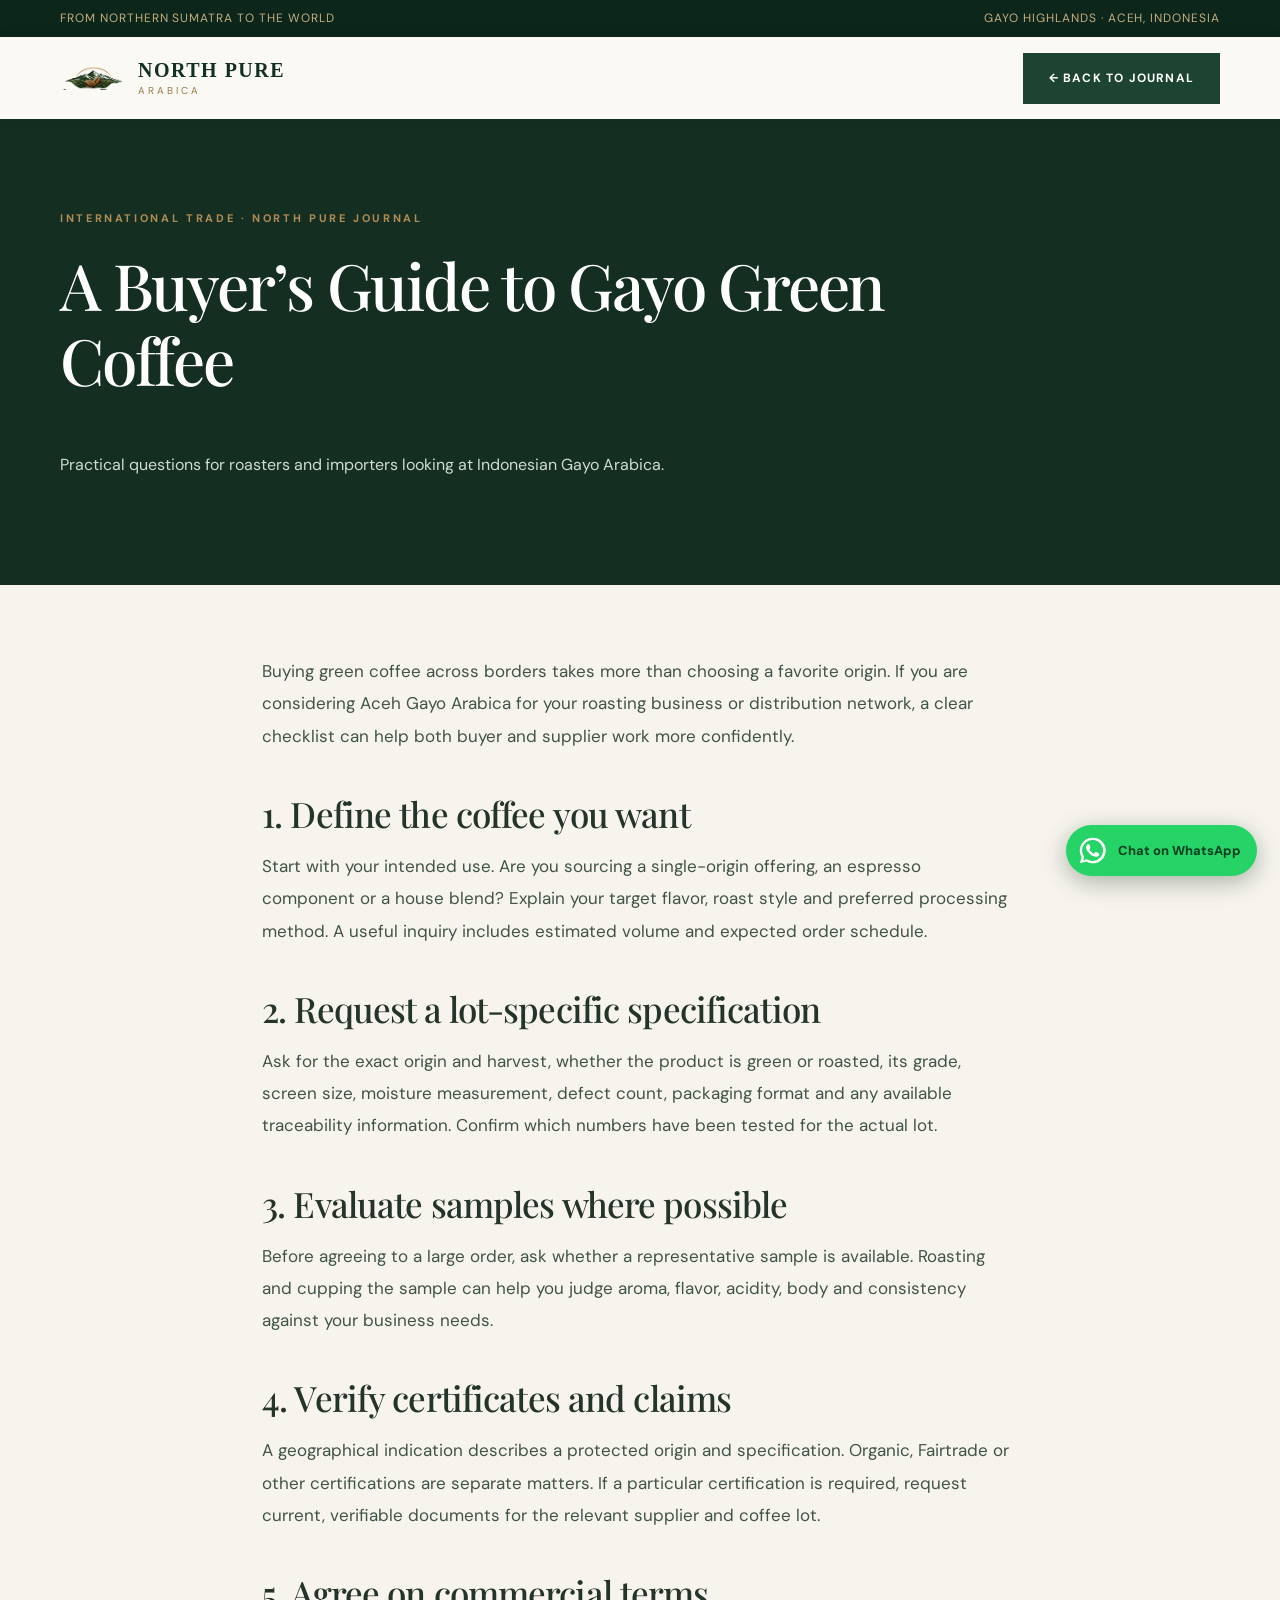
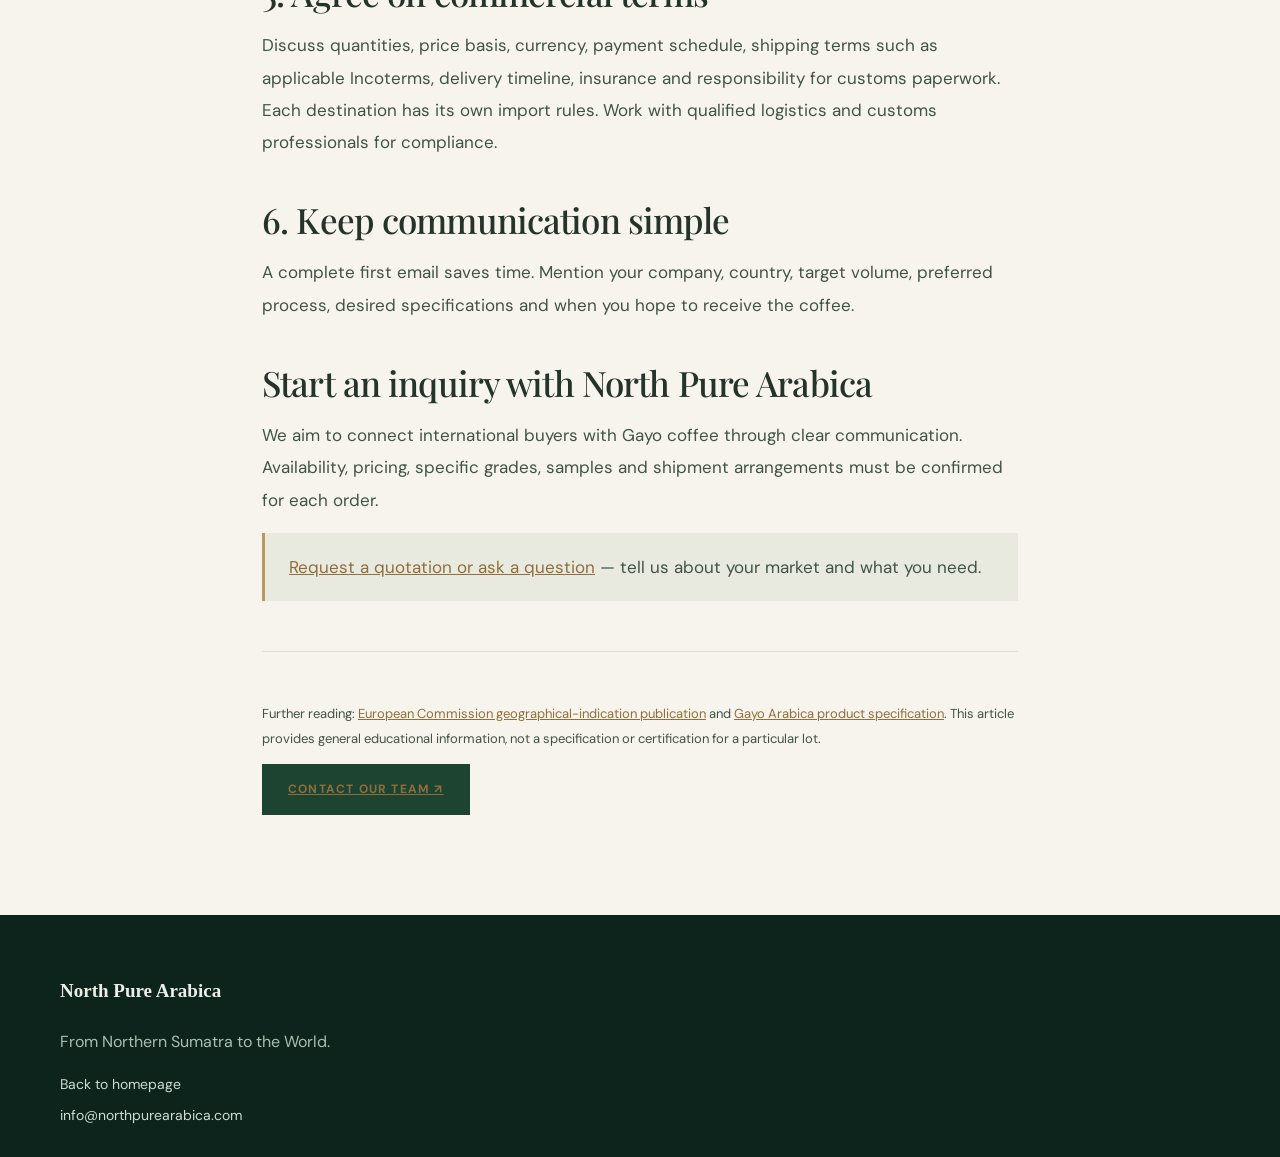
<file: articles/buying-gayo-green-coffee.html>
<!DOCTYPE html>
<html lang="en"><head><meta charset="utf-8"/><meta content="width=device-width,initial-scale=1" name="viewport"/><title>Buying Gayo Green Coffee Beans: Importer Guide | North Pure Arabica</title><meta content="A practical guide for importers and roasters buying Gayo Arabica green coffee beans: origin, processing, moisture, defects, samples and shipping questions." name="description"/><link href="../assets/style.css" rel="stylesheet"/><link href="../assets/brand-emblem.png" rel="icon"/><link href="https://northpurearabica.com/articles/buying-gayo-green-coffee.html" rel="canonical"/><meta content="article" property="og:type"/><meta content="North Pure Arabica" property="og:site_name"/><meta content="Buying Gayo Green Coffee Beans: Importer Guide | North Pure Arabica" property="og:title"/><meta content="A practical guide for importers and roasters buying Gayo Arabica green coffee beans: origin, processing, moisture, defects, samples and shipping questions." property="og:description"/><meta content="https://northpurearabica.com/articles/buying-gayo-green-coffee.html" property="og:url"/><meta content="en_US" property="og:locale"/><meta content="summary" name="twitter:card"/><meta content="Buying Gayo Green Coffee Beans: Importer Guide | North Pure Arabica" name="twitter:title"/><meta content="A practical guide for importers and roasters buying Gayo Arabica green coffee beans: origin, processing, moisture, defects, samples and shipping questions." name="twitter:description"/><script type="application/ld+json">{"@context":"https://schema.org","@type":"Article","headline":"A Buyer’s Guide to Gayo Green Coffee","description":"A practical guide for importers and roasters buying Gayo Arabica green coffee beans: origin, processing, moisture, defects, samples and shipping questions.","mainEntityOfPage":{"@type":"WebPage","@id":"https://northpurearabica.com/articles/buying-gayo-green-coffee.html"},"publisher":{"@type":"Organization","name":"North Pure Arabica","url":"https://northpurearabica.com/"},"inLanguage":"en"}</script></head><body><div class="topbar"><div class="container"><span>FROM NORTHERN SUMATRA TO THE WORLD</span><span>GAYO HIGHLANDS · ACEH, INDONESIA</span></div></div><header class="nav"><div class="container nav-inner"><a class="brand" href="../index.html"><img alt="North Pure Arabica emblem" loading="lazy" src="../assets/brand-emblem.png"/><span><strong>NORTH PURE</strong><small>ARABICA</small></span></a><a class="btn btn-dark" href="../index.html#journal">← Back to Journal</a></div></header><main><section class="article-hero"><div class="container"><span class="eyebrow">International Trade · North Pure Journal</span><h1>A Buyer’s Guide to Gayo Green Coffee</h1><p>Practical questions for roasters and importers looking at Indonesian Gayo Arabica.</p></div></section><article class="article-content"><p>Buying green coffee across borders takes more than choosing a favorite origin. If you are considering Aceh Gayo Arabica for your roasting business or distribution network, a clear checklist can help both buyer and supplier work more confidently.</p><h2>1. Define the coffee you want</h2><p>Start with your intended use. Are you sourcing a single-origin offering, an espresso component or a house blend? Explain your target flavor, roast style and preferred processing method. A useful inquiry includes estimated volume and expected order schedule.</p><h2>2. Request a lot-specific specification</h2><p>Ask for the exact origin and harvest, whether the product is green or roasted, its grade, screen size, moisture measurement, defect count, packaging format and any available traceability information. Confirm which numbers have been tested for the actual lot.</p><h2>3. Evaluate samples where possible</h2><p>Before agreeing to a large order, ask whether a representative sample is available. Roasting and cupping the sample can help you judge aroma, flavor, acidity, body and consistency against your business needs.</p><h2>4. Verify certificates and claims</h2><p>A geographical indication describes a protected origin and specification. Organic, Fairtrade or other certifications are separate matters. If a particular certification is required, request current, verifiable documents for the relevant supplier and coffee lot.</p><h2>5. Agree on commercial terms</h2><p>Discuss quantities, price basis, currency, payment schedule, shipping terms such as applicable Incoterms, delivery timeline, insurance and responsibility for customs paperwork. Each destination has its own import rules. Work with qualified logistics and customs professionals for compliance.</p><h2>6. Keep communication simple</h2><p>A complete first email saves time. Mention your company, country, target volume, preferred process, desired specifications and when you hope to receive the coffee.</p><h2>Start an inquiry with North Pure Arabica</h2><p>We aim to connect international buyers with Gayo coffee through clear communication. Availability, pricing, specific grades, samples and shipment arrangements must be confirmed for each order.</p><p class="note"><a href="../index.html#contact">Request a quotation or ask a question</a> — tell us about your market and what you need.</p><hr style="border:0;border-top:1px solid #ddd;margin:50px 0"/><p class="small">Further reading: <a href="https://eur-lex.europa.eu/legal-content/EN/TXT/?uri=CELEX%3A52016XC1101%2803%29" rel="noopener" target="_blank">European Commission geographical-indication publication</a> and <a href="https://www.gayoarabicacoffee.or.id/files/Book%20of%20Specifications%20Kopi%20Arabika%20Gayo%20EN.pdf" rel="noopener" target="_blank">Gayo Arabica product specification</a>. This article provides general educational information, not a specification or certification for a particular lot.</p><a class="btn btn-dark" href="../index.html#contact">Contact our team ↗</a></article></main><footer class="footer"><div class="container"><h4>North Pure Arabica</h4><p>From Northern Sumatra to the World.</p><a href="../index.html">Back to homepage</a><a href="mailto:info@northpurearabica.com">info@northpurearabica.com</a></div></footer><a aria-label="Chat with North Pure Arabica on WhatsApp" class="whatsapp-float" href="https://wa.me/6285806281008?text=Hello%20North%20Pure%20Arabica%2C%20I%20am%20interested%20in%20your%20Gayo%20Arabica%20coffee.%20Could%20you%20share%20more%20information%3F" rel="noopener noreferrer" target="_blank" title="Chat with us on WhatsApp"><svg aria-hidden="true" viewbox="0 0 32 32"><path d="M16 .8A15.1 15.1 0 0 0 3.1 23.6L1 31l7.6-2A15.2 15.2 0 1 0 16 .8Zm0 27.5a12.2 12.2 0 0 1-6.2-1.7l-.4-.2-4.5 1.2 1.2-4.3-.3-.4A12.4 12.4 0 1 1 16 28.3Zm6.8-9.3c-.4-.2-2.2-1.1-2.6-1.2-.3-.1-.6-.2-.8.2-.3.4-1 1.2-1.2 1.4-.2.2-.4.3-.8.1-.4-.2-1.6-.6-3-1.9-1.1-1-1.8-2.2-2-2.6-.2-.4 0-.6.2-.8.2-.2.4-.5.6-.7.2-.2.3-.4.4-.7.1-.2 0-.5 0-.7l-1.2-2.8c-.3-.7-.6-.6-.8-.6h-.7c-.3 0-.7.1-1.1.5-.4.4-1.4 1.4-1.4 3.3s1.4 3.7 1.6 4c.2.3 2.8 4.3 6.8 6 .9.4 1.6.6 2.1.7.9.3 1.7.3 2.4.2.7-.1 2.2-.9 2.5-1.8.3-.9.3-1.7.2-1.8-.1-.2-.3-.3-.7-.5Z"></path></svg><span class="whatsapp-label">Chat on WhatsApp</span></a></body></html>
</file>
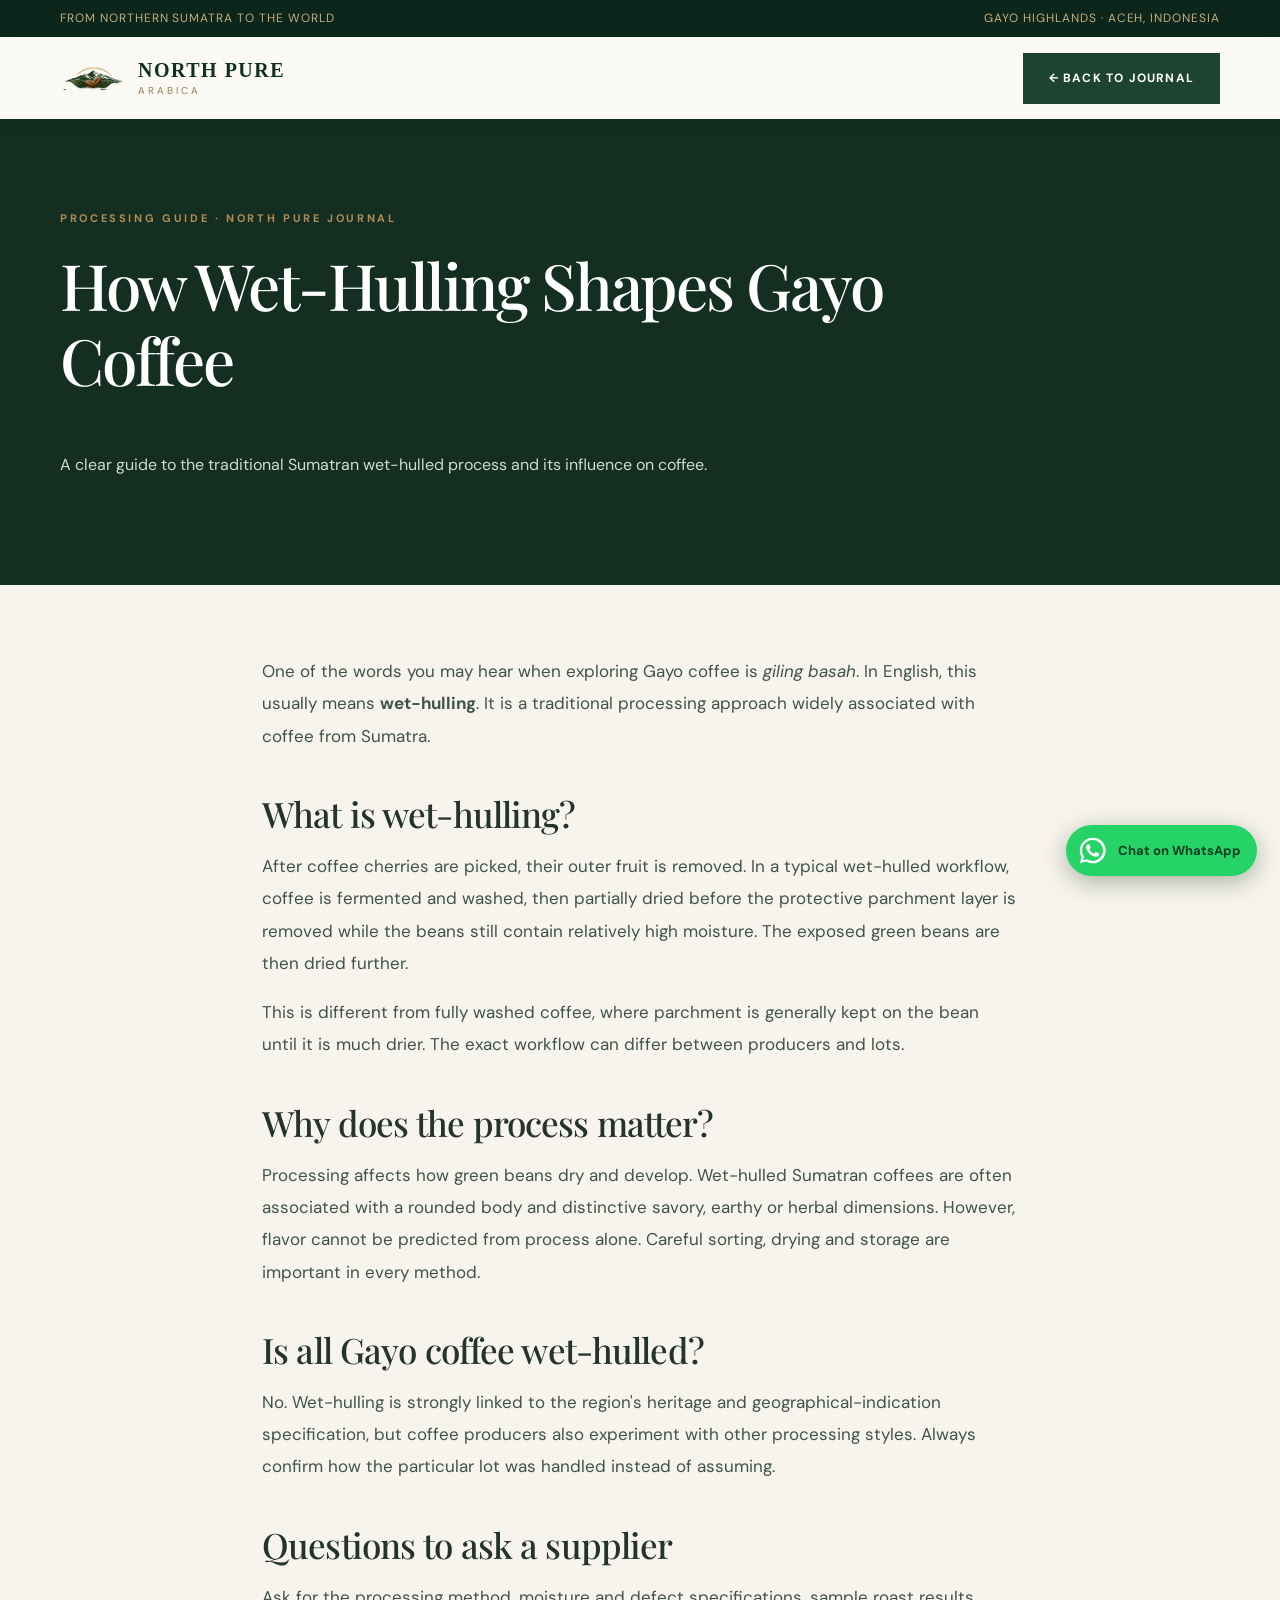
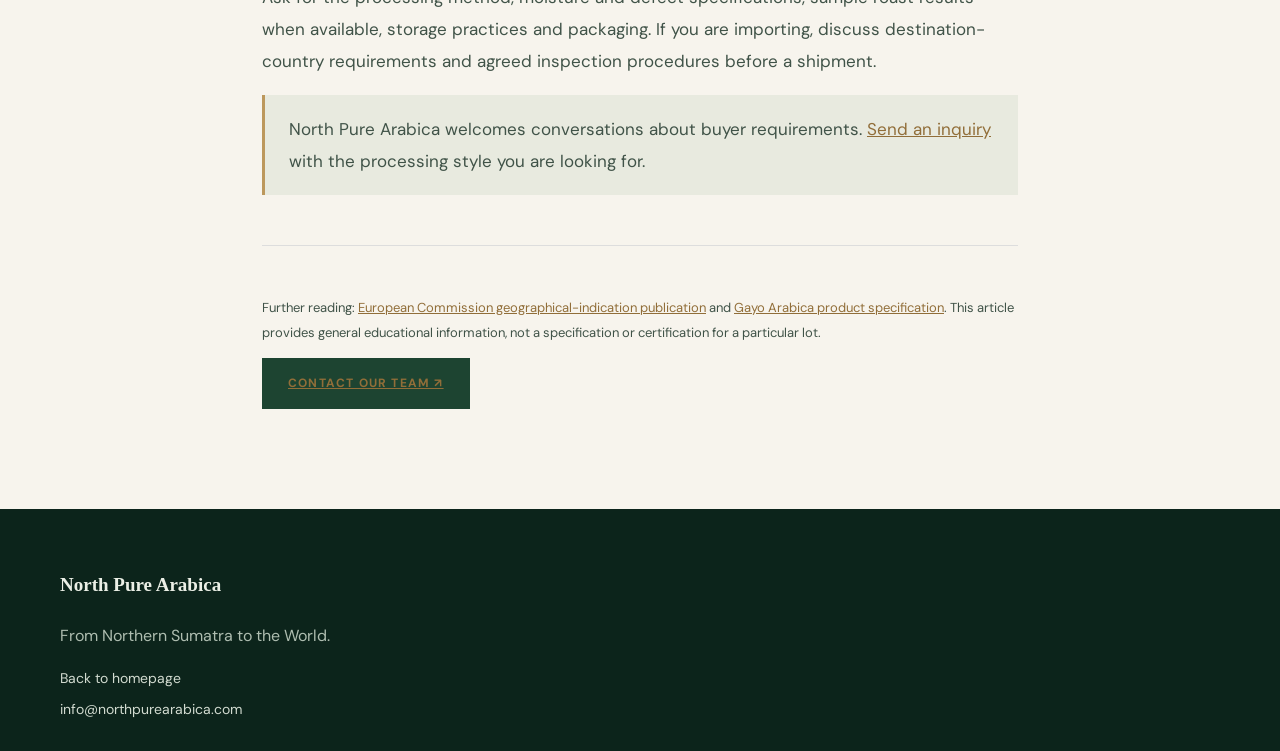
<file: articles/wet-hulled-gayo-coffee.html>
<!DOCTYPE html>
<html lang="en"><head><meta charset="utf-8"/><meta content="width=device-width,initial-scale=1" name="viewport"/><title>Wet-Hulled Gayo Coffee: Processing Explained | North Pure Arabica</title><meta content="Learn how the wet-hulled (giling basah) process works in Gayo, Aceh, and how processing can affect Indonesian Arabica green coffee." name="description"/><link href="../assets/style.css" rel="stylesheet"/><link href="../assets/brand-emblem.png" rel="icon"/><link href="https://northpurearabica.com/articles/wet-hulled-gayo-coffee.html" rel="canonical"/><meta content="article" property="og:type"/><meta content="North Pure Arabica" property="og:site_name"/><meta content="Wet-Hulled Gayo Coffee: Processing Explained | North Pure Arabica" property="og:title"/><meta content="Learn how the wet-hulled (giling basah) process works in Gayo, Aceh, and how processing can affect Indonesian Arabica green coffee." property="og:description"/><meta content="https://northpurearabica.com/articles/wet-hulled-gayo-coffee.html" property="og:url"/><meta content="en_US" property="og:locale"/><meta content="summary" name="twitter:card"/><meta content="Wet-Hulled Gayo Coffee: Processing Explained | North Pure Arabica" name="twitter:title"/><meta content="Learn how the wet-hulled (giling basah) process works in Gayo, Aceh, and how processing can affect Indonesian Arabica green coffee." name="twitter:description"/><script type="application/ld+json">{"@context":"https://schema.org","@type":"Article","headline":"How Wet-Hulling Shapes Gayo Coffee","description":"Learn how the wet-hulled (giling basah) process works in Gayo, Aceh, and how processing can affect Indonesian Arabica green coffee.","mainEntityOfPage":{"@type":"WebPage","@id":"https://northpurearabica.com/articles/wet-hulled-gayo-coffee.html"},"publisher":{"@type":"Organization","name":"North Pure Arabica","url":"https://northpurearabica.com/"},"inLanguage":"en"}</script></head><body><div class="topbar"><div class="container"><span>FROM NORTHERN SUMATRA TO THE WORLD</span><span>GAYO HIGHLANDS · ACEH, INDONESIA</span></div></div><header class="nav"><div class="container nav-inner"><a class="brand" href="../index.html"><img alt="North Pure Arabica emblem" loading="lazy" src="../assets/brand-emblem.png"/><span><strong>NORTH PURE</strong><small>ARABICA</small></span></a><a class="btn btn-dark" href="../index.html#journal">← Back to Journal</a></div></header><main><section class="article-hero"><div class="container"><span class="eyebrow">Processing Guide · North Pure Journal</span><h1>How Wet-Hulling Shapes Gayo Coffee</h1><p>A clear guide to the traditional Sumatran wet-hulled process and its influence on coffee.</p></div></section><article class="article-content"><p>One of the words you may hear when exploring Gayo coffee is <em>giling basah</em>. In English, this usually means <strong>wet-hulling</strong>. It is a traditional processing approach widely associated with coffee from Sumatra.</p><h2>What is wet-hulling?</h2><p>After coffee cherries are picked, their outer fruit is removed. In a typical wet-hulled workflow, coffee is fermented and washed, then partially dried before the protective parchment layer is removed while the beans still contain relatively high moisture. The exposed green beans are then dried further.</p><p>This is different from fully washed coffee, where parchment is generally kept on the bean until it is much drier. The exact workflow can differ between producers and lots.</p><h2>Why does the process matter?</h2><p>Processing affects how green beans dry and develop. Wet-hulled Sumatran coffees are often associated with a rounded body and distinctive savory, earthy or herbal dimensions. However, flavor cannot be predicted from process alone. Careful sorting, drying and storage are important in every method.</p><h2>Is all Gayo coffee wet-hulled?</h2><p>No. Wet-hulling is strongly linked to the region's heritage and geographical-indication specification, but coffee producers also experiment with other processing styles. Always confirm how the particular lot was handled instead of assuming.</p><h2>Questions to ask a supplier</h2><p>Ask for the processing method, moisture and defect specifications, sample roast results when available, storage practices and packaging. If you are importing, discuss destination-country requirements and agreed inspection procedures before a shipment.</p><p class="note">North Pure Arabica welcomes conversations about buyer requirements. <a href="../index.html#contact">Send an inquiry</a> with the processing style you are looking for.</p><hr style="border:0;border-top:1px solid #ddd;margin:50px 0"/><p class="small">Further reading: <a href="https://eur-lex.europa.eu/legal-content/EN/TXT/?uri=CELEX%3A52016XC1101%2803%29" rel="noopener" target="_blank">European Commission geographical-indication publication</a> and <a href="https://www.gayoarabicacoffee.or.id/files/Book%20of%20Specifications%20Kopi%20Arabika%20Gayo%20EN.pdf" rel="noopener" target="_blank">Gayo Arabica product specification</a>. This article provides general educational information, not a specification or certification for a particular lot.</p><a class="btn btn-dark" href="../index.html#contact">Contact our team ↗</a></article></main><footer class="footer"><div class="container"><h4>North Pure Arabica</h4><p>From Northern Sumatra to the World.</p><a href="../index.html">Back to homepage</a><a href="mailto:info@northpurearabica.com">info@northpurearabica.com</a></div></footer><a aria-label="Chat with North Pure Arabica on WhatsApp" class="whatsapp-float" href="https://wa.me/6285806281008?text=Hello%20North%20Pure%20Arabica%2C%20I%20am%20interested%20in%20your%20Gayo%20Arabica%20coffee.%20Could%20you%20share%20more%20information%3F" rel="noopener noreferrer" target="_blank" title="Chat with us on WhatsApp"><svg aria-hidden="true" viewbox="0 0 32 32"><path d="M16 .8A15.1 15.1 0 0 0 3.1 23.6L1 31l7.6-2A15.2 15.2 0 1 0 16 .8Zm0 27.5a12.2 12.2 0 0 1-6.2-1.7l-.4-.2-4.5 1.2 1.2-4.3-.3-.4A12.4 12.4 0 1 1 16 28.3Zm6.8-9.3c-.4-.2-2.2-1.1-2.6-1.2-.3-.1-.6-.2-.8.2-.3.4-1 1.2-1.2 1.4-.2.2-.4.3-.8.1-.4-.2-1.6-.6-3-1.9-1.1-1-1.8-2.2-2-2.6-.2-.4 0-.6.2-.8.2-.2.4-.5.6-.7.2-.2.3-.4.4-.7.1-.2 0-.5 0-.7l-1.2-2.8c-.3-.7-.6-.6-.8-.6h-.7c-.3 0-.7.1-1.1.5-.4.4-1.4 1.4-1.4 3.3s1.4 3.7 1.6 4c.2.3 2.8 4.3 6.8 6 .9.4 1.6.6 2.1.7.9.3 1.7.3 2.4.2.7-.1 2.2-.9 2.5-1.8.3-.9.3-1.7.2-1.8-.1-.2-.3-.3-.7-.5Z"></path></svg><span class="whatsapp-label">Chat on WhatsApp</span></a></body></html>
</file>
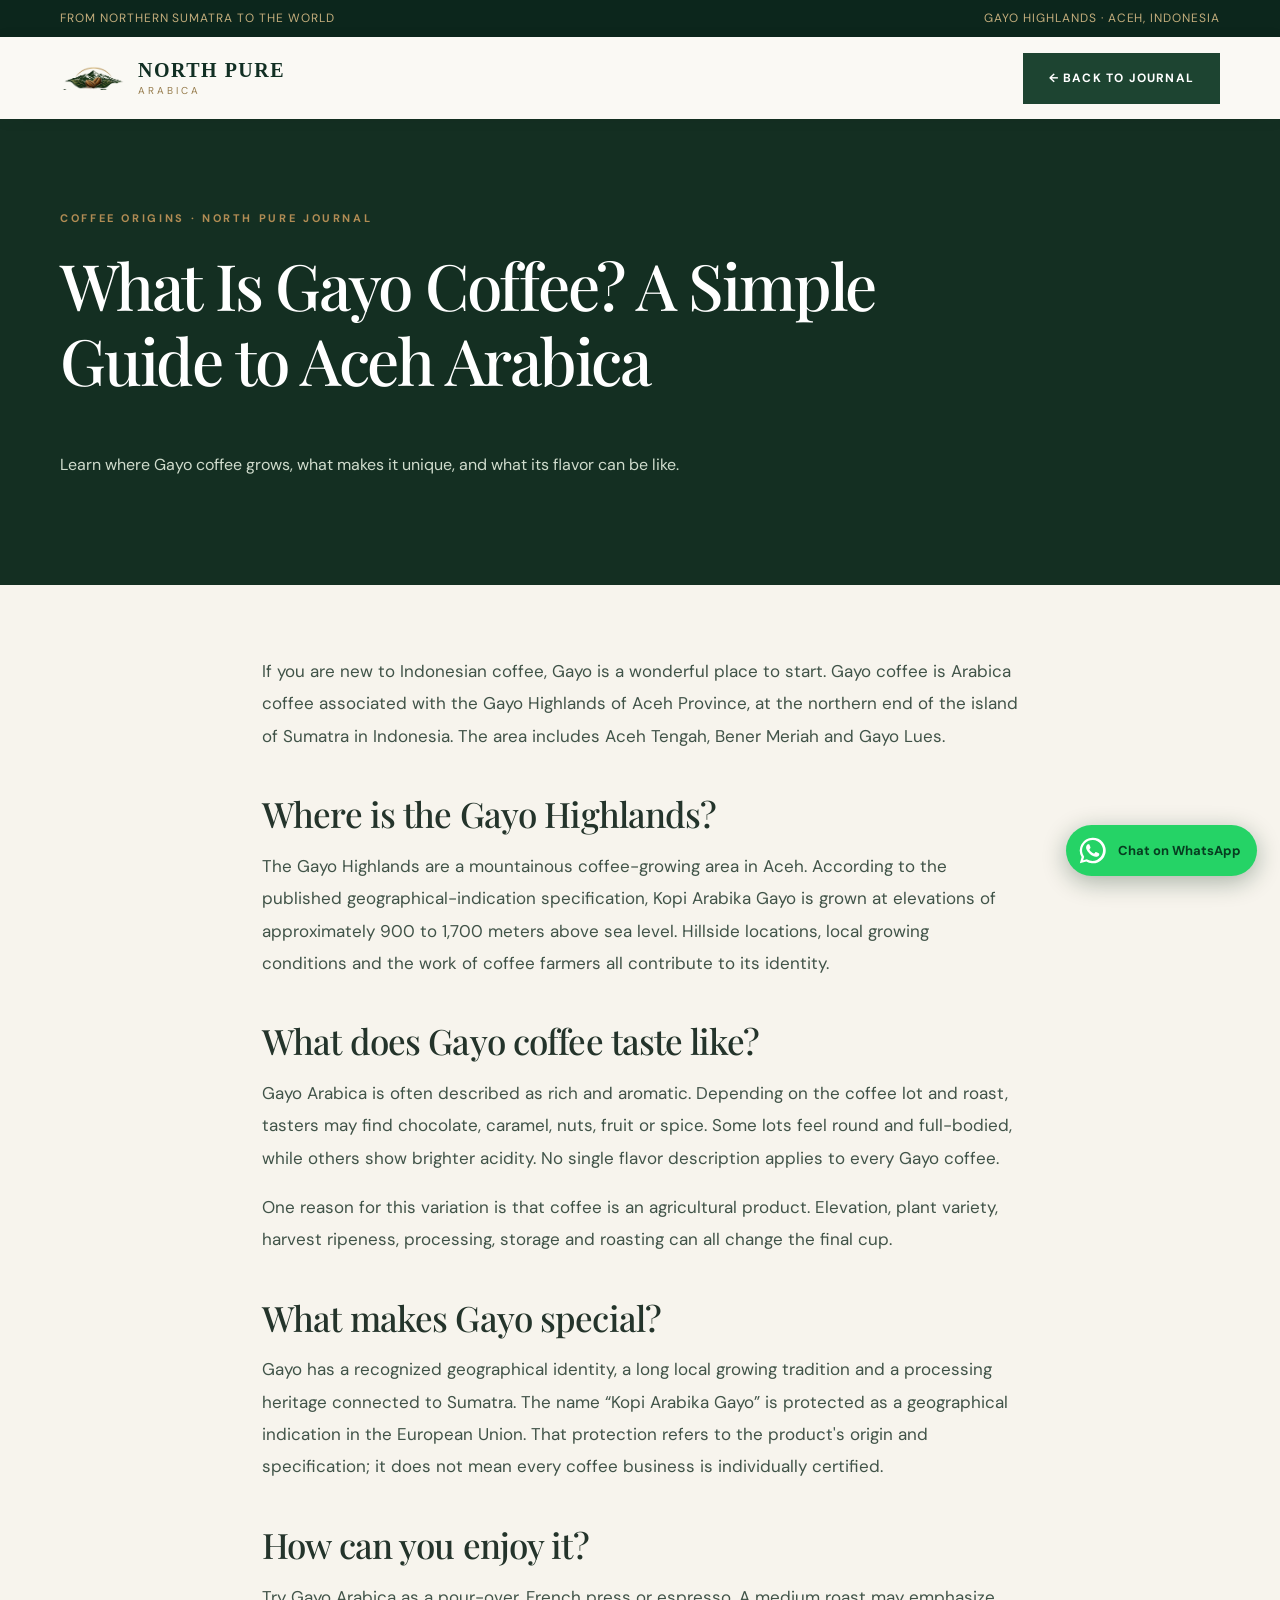
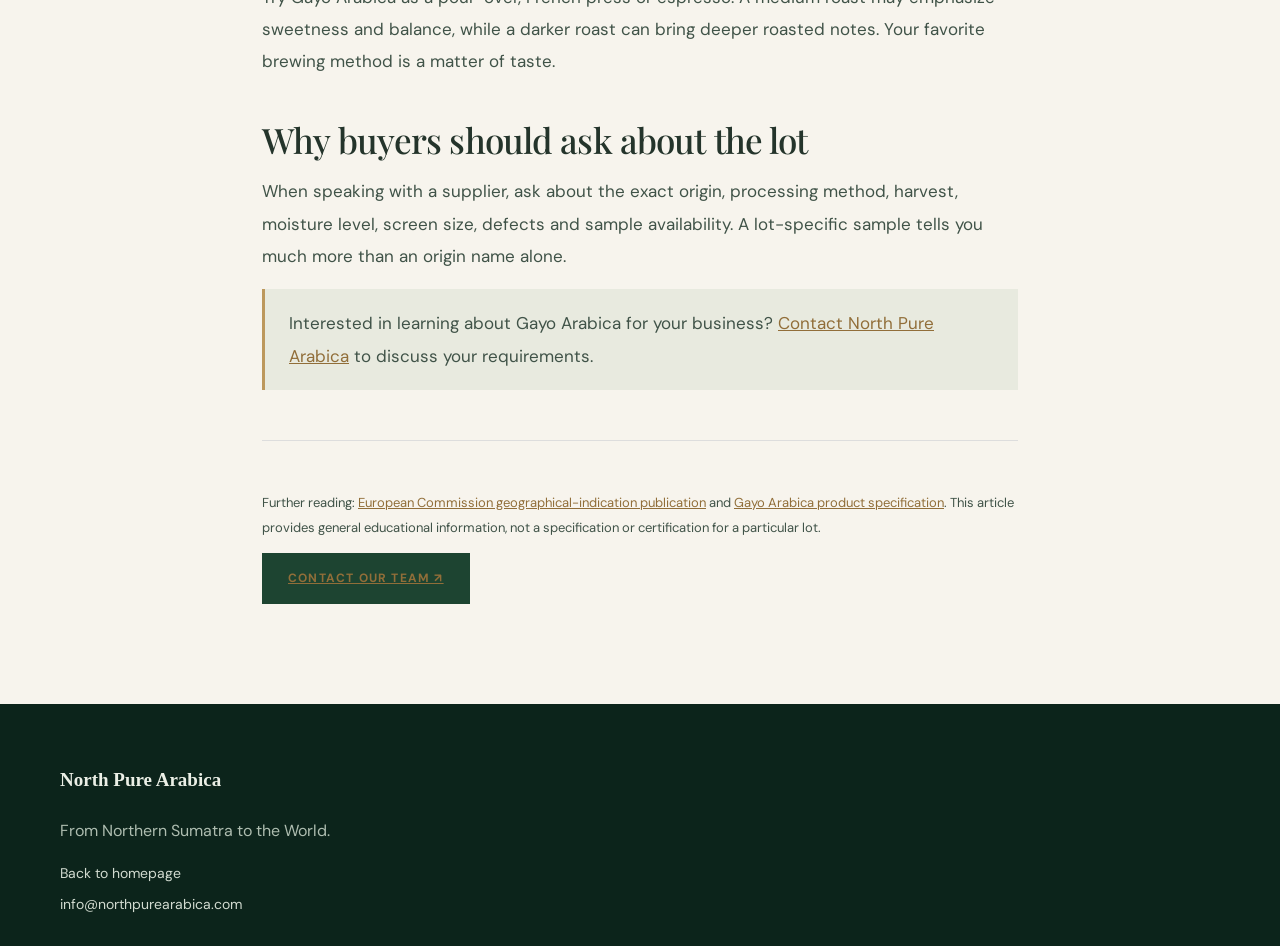
<file: articles/what-is-gayo-coffee.html>
<!DOCTYPE html>
<html lang="en"><head><meta charset="utf-8"/><meta content="width=device-width,initial-scale=1" name="viewport"/><title>What Is Gayo Coffee? Origin &amp; Flavor Guide | North Pure Arabica</title><meta content="Discover where Gayo Arabica coffee grows in Aceh, Indonesia, its flavor characteristics, growing elevations and what coffee buyers should know." name="description"/><link href="../assets/style.css" rel="stylesheet"/><link href="../assets/brand-emblem.png" rel="icon"/><link href="https://northpurearabica.com/articles/what-is-gayo-coffee.html" rel="canonical"/><meta content="article" property="og:type"/><meta content="North Pure Arabica" property="og:site_name"/><meta content="What Is Gayo Coffee? Origin &amp; Flavor Guide | North Pure Arabica" property="og:title"/><meta content="Discover where Gayo Arabica coffee grows in Aceh, Indonesia, its flavor characteristics, growing elevations and what coffee buyers should know." property="og:description"/><meta content="https://northpurearabica.com/articles/what-is-gayo-coffee.html" property="og:url"/><meta content="en_US" property="og:locale"/><meta content="summary" name="twitter:card"/><meta content="What Is Gayo Coffee? Origin &amp; Flavor Guide | North Pure Arabica" name="twitter:title"/><meta content="Discover where Gayo Arabica coffee grows in Aceh, Indonesia, its flavor characteristics, growing elevations and what coffee buyers should know." name="twitter:description"/><script type="application/ld+json">{"@context":"https://schema.org","@type":"Article","headline":"What Is Gayo Coffee? A Simple Guide to Aceh Arabica","description":"Discover where Gayo Arabica coffee grows in Aceh, Indonesia, its flavor characteristics, growing elevations and what coffee buyers should know.","mainEntityOfPage":{"@type":"WebPage","@id":"https://northpurearabica.com/articles/what-is-gayo-coffee.html"},"publisher":{"@type":"Organization","name":"North Pure Arabica","url":"https://northpurearabica.com/"},"inLanguage":"en"}</script></head><body><div class="topbar"><div class="container"><span>FROM NORTHERN SUMATRA TO THE WORLD</span><span>GAYO HIGHLANDS · ACEH, INDONESIA</span></div></div><header class="nav"><div class="container nav-inner"><a class="brand" href="../index.html"><img alt="North Pure Arabica emblem" loading="lazy" src="../assets/brand-emblem.png"/><span><strong>NORTH PURE</strong><small>ARABICA</small></span></a><a class="btn btn-dark" href="../index.html#journal">← Back to Journal</a></div></header><main><section class="article-hero"><div class="container"><span class="eyebrow">Coffee Origins · North Pure Journal</span><h1>What Is Gayo Coffee? A Simple Guide to Aceh Arabica</h1><p>Learn where Gayo coffee grows, what makes it unique, and what its flavor can be like.</p></div></section><article class="article-content"><p>If you are new to Indonesian coffee, Gayo is a wonderful place to start. Gayo coffee is Arabica coffee associated with the Gayo Highlands of Aceh Province, at the northern end of the island of Sumatra in Indonesia. The area includes Aceh Tengah, Bener Meriah and Gayo Lues.</p><h2>Where is the Gayo Highlands?</h2><p>The Gayo Highlands are a mountainous coffee-growing area in Aceh. According to the published geographical-indication specification, Kopi Arabika Gayo is grown at elevations of approximately 900 to 1,700 meters above sea level. Hillside locations, local growing conditions and the work of coffee farmers all contribute to its identity.</p><h2>What does Gayo coffee taste like?</h2><p>Gayo Arabica is often described as rich and aromatic. Depending on the coffee lot and roast, tasters may find chocolate, caramel, nuts, fruit or spice. Some lots feel round and full-bodied, while others show brighter acidity. No single flavor description applies to every Gayo coffee.</p><p>One reason for this variation is that coffee is an agricultural product. Elevation, plant variety, harvest ripeness, processing, storage and roasting can all change the final cup.</p><h2>What makes Gayo special?</h2><p>Gayo has a recognized geographical identity, a long local growing tradition and a processing heritage connected to Sumatra. The name “Kopi Arabika Gayo” is protected as a geographical indication in the European Union. That protection refers to the product's origin and specification; it does not mean every coffee business is individually certified.</p><h2>How can you enjoy it?</h2><p>Try Gayo Arabica as a pour-over, French press or espresso. A medium roast may emphasize sweetness and balance, while a darker roast can bring deeper roasted notes. Your favorite brewing method is a matter of taste.</p><h2>Why buyers should ask about the lot</h2><p>When speaking with a supplier, ask about the exact origin, processing method, harvest, moisture level, screen size, defects and sample availability. A lot-specific sample tells you much more than an origin name alone.</p><p class="note">Interested in learning about Gayo Arabica for your business? <a href="../index.html#contact">Contact North Pure Arabica</a> to discuss your requirements.</p><hr style="border:0;border-top:1px solid #ddd;margin:50px 0"/><p class="small">Further reading: <a href="https://eur-lex.europa.eu/legal-content/EN/TXT/?uri=CELEX%3A52016XC1101%2803%29" rel="noopener" target="_blank">European Commission geographical-indication publication</a> and <a href="https://www.gayoarabicacoffee.or.id/files/Book%20of%20Specifications%20Kopi%20Arabika%20Gayo%20EN.pdf" rel="noopener" target="_blank">Gayo Arabica product specification</a>. This article provides general educational information, not a specification or certification for a particular lot.</p><a class="btn btn-dark" href="../index.html#contact">Contact our team ↗</a></article></main><footer class="footer"><div class="container"><h4>North Pure Arabica</h4><p>From Northern Sumatra to the World.</p><a href="../index.html">Back to homepage</a><a href="mailto:info@northpurearabica.com">info@northpurearabica.com</a></div></footer><a aria-label="Chat with North Pure Arabica on WhatsApp" class="whatsapp-float" href="https://wa.me/6285806281008?text=Hello%20North%20Pure%20Arabica%2C%20I%20am%20interested%20in%20your%20Gayo%20Arabica%20coffee.%20Could%20you%20share%20more%20information%3F" rel="noopener noreferrer" target="_blank" title="Chat with us on WhatsApp"><svg aria-hidden="true" viewbox="0 0 32 32"><path d="M16 .8A15.1 15.1 0 0 0 3.1 23.6L1 31l7.6-2A15.2 15.2 0 1 0 16 .8Zm0 27.5a12.2 12.2 0 0 1-6.2-1.7l-.4-.2-4.5 1.2 1.2-4.3-.3-.4A12.4 12.4 0 1 1 16 28.3Zm6.8-9.3c-.4-.2-2.2-1.1-2.6-1.2-.3-.1-.6-.2-.8.2-.3.4-1 1.2-1.2 1.4-.2.2-.4.3-.8.1-.4-.2-1.6-.6-3-1.9-1.1-1-1.8-2.2-2-2.6-.2-.4 0-.6.2-.8.2-.2.4-.5.6-.7.2-.2.3-.4.4-.7.1-.2 0-.5 0-.7l-1.2-2.8c-.3-.7-.6-.6-.8-.6h-.7c-.3 0-.7.1-1.1.5-.4.4-1.4 1.4-1.4 3.3s1.4 3.7 1.6 4c.2.3 2.8 4.3 6.8 6 .9.4 1.6.6 2.1.7.9.3 1.7.3 2.4.2.7-.1 2.2-.9 2.5-1.8.3-.9.3-1.7.2-1.8-.1-.2-.3-.3-.7-.5Z"></path></svg><span class="whatsapp-label">Chat on WhatsApp</span></a></body></html>
</file>
<file: assets/style.css>
@import url('https://fonts.googleapis.com/css2?family=DM+Sans:wght@400;500;600;700&family=Playfair+Display:wght@400;500;600;700&display=swap');
:root{--dark:#112f23;--forest:#1d4431;--gold:#c8a66a;--cream:#f7f4ed;--ink:#24342b;--muted:#6b776e}*{box-sizing:border-box}html{scroll-behavior:smooth}body{margin:0;font:16px/1.75 'DM Sans',Arial,sans-serif;color:var(--ink);background:var(--cream)}a{text-decoration:none;color:inherit}h1,h2,h3,h4,p{margin-top:0}h1,h2,h3,.serif{font-family:'Playfair Display',Georgia,serif;line-height:1.17;font-weight:500}h1{font-size:clamp(3.2rem,6.5vw,6.7rem);letter-spacing:-.035em}h2{font-size:clamp(2.25rem,4vw,4.3rem);letter-spacing:-.025em}h3{font-size:1.65rem}p{color:#58675d}img{max-width:100%}.container{width:min(1160px,calc(100% - 44px));margin:auto}.topbar{background:#0c261c;color:#d4d9cd;font-size:12px;padding:8px 0;letter-spacing:.08em}.topbar .container{display:flex;justify-content:space-between}.topbar span{color:#c3ad7c}.nav{position:sticky;top:0;background:rgba(250,249,244,.97);z-index:20;box-shadow:0 1px 14px #152a1911}.nav-inner{height:82px;display:flex;align-items:center;justify-content:space-between;gap:22px}.brand{display:flex;align-items:center;gap:10px;color:var(--dark);line-height:1.05}.brand img{width:68px;height:54px;object-fit:contain}.brand strong{font-family:Georgia,serif;font-size:20px;letter-spacing:.075em}.brand small{display:block;font-size:10px;letter-spacing:.30em;color:#967c4c;margin-top:5px}.links{display:flex;gap:30px;align-items:center;font-size:13px;font-weight:700;text-transform:uppercase;letter-spacing:.07em}.links a:hover,.footer a:hover{color:#be9351}.btn{display:inline-flex;align-items:center;justify-content:center;gap:10px;padding:14px 25px;background:var(--gold);color:#173125;border:1px solid var(--gold);font-weight:700;font-size:12px;letter-spacing:.1em;text-transform:uppercase;transition:.2s}.btn:hover{background:#e0bd7c;transform:translateY(-1px)}.btn-outline{background:transparent;color:#fff;border-color:#f0e8d0}.btn-outline:hover{background:#fff;color:var(--dark)}.btn-dark{background:var(--forest);color:white;border-color:var(--forest)}.menu-toggle{display:none;border:0;background:none;font-size:24px}.hero{position:relative;min-height:690px;background:linear-gradient(90deg,rgba(5,28,19,.78),rgba(10,36,26,.40) 56%,rgba(7,30,22,.17)),url('https://upload.wikimedia.org/wikipedia/commons/f/fb/Coffee_Plantation_in_Takengon_Aceh_%285281850478%29.jpg') center/cover,url('landscape.svg') center/cover;display:flex;align-items:center;color:white}.eyebrow{font-weight:700;text-transform:uppercase;letter-spacing:.24em;color:#b18c54;font-size:11px;display:block;margin-bottom:20px}.hero .eyebrow{color:#dfbf87}.hero p{color:#e4e8dd;max-width:540px;font-size:17px}.hero h1{max-width:820px;margin-bottom:24px}.hero .actions{display:flex;gap:14px;flex-wrap:wrap;margin-top:32px}.hero-side{position:absolute;bottom:40px;right:5vw;border-left:1px solid #c3b38e;padding-left:17px;font-size:11px;letter-spacing:.18em;text-transform:uppercase;color:#ede1bf}.section{padding:108px 0}.section-head{max-width:740px;margin:0 auto 54px;text-align:center}.section-head p{max-width:650px;margin:auto}.split{display:grid;grid-template-columns:1fr 1fr;gap:8%;align-items:center}.photo{min-height:470px;position:relative;background:linear-gradient(140deg,#173c2a99,#11302344),url('https://upload.wikimedia.org/wikipedia/commons/9/9e/Pruned_and_well_maintained_coffee_trees_in_Takengon_Aceh_%285281249301%29.jpg') center/cover,url('landscape.svg') center/cover}.photo::after{content:'GAYO HIGHLANDS  •  ACEH, INDONESIA';position:absolute;bottom:25px;left:26px;color:#eee;font-size:11px;letter-spacing:.19em}.photo-alt{background:linear-gradient(140deg,#192c21aa,#0c2f1a66),url('https://upload.wikimedia.org/wikipedia/commons/a/a5/Biji_Kopi.jpg') center/cover,url('landscape.svg') center/cover}.gold-line{width:47px;height:2px;background:var(--gold);margin:24px 0}.features{display:grid;grid-template-columns:repeat(3,1fr);gap:18px}.feature{padding:35px 30px;border:1px solid #e1dfd5;background:#fff}.feature .number{color:var(--gold);font-family:Georgia,serif;font-size:31px}.feature h3{font-size:22px;margin:20px 0 10px}.feature p{font-size:14px;margin:0}.dark-section{background:#122f23;color:white}.dark-section p{color:#c5d0c7}.dark-section h2,.dark-section h3{color:white}.spec-grid{display:grid;grid-template-columns:1.2fr 1fr;gap:9%;align-items:center}.specs{display:grid;grid-template-columns:1fr 1fr;gap:22px;margin:30px 0}.specs div{border-bottom:1px solid #ffffff32;padding:0 0 14px}.specs small{display:block;text-transform:uppercase;color:#c4a774;letter-spacing:.13em;font-size:11px}.specs strong{font-size:17px;font-weight:500}.product-photo{min-height:520px;background:linear-gradient(130deg,#102c21aa,#8a693844),url('https://upload.wikimedia.org/wikipedia/commons/e/eb/Biji_Kopi_Gayo.jpg') center/cover,url('landscape.svg') center/cover;position:relative}.product-photo::after{content:'SINGLE ORIGIN  /  ACEH GAYO';position:absolute;bottom:24px;left:25px;color:white;font-size:11px;letter-spacing:.18em}.quote{padding:86px 0;background:#eae5d8;text-align:center}.quote blockquote{max-width:810px;margin:auto;font:normal clamp(25px,3vw,38px)/1.5 Georgia,serif;color:#26422f}.card-grid{display:grid;grid-template-columns:repeat(3,1fr);gap:22px}.article-card{background:white;border:1px solid #e6e3da;overflow:hidden}.card-art{height:190px;background:linear-gradient(140deg,#132f2244,#9a825522),url('https://upload.wikimedia.org/wikipedia/commons/a/a5/Biji_Kopi.jpg') center/cover,url('landscape.svg') center/cover}.art-2{background:linear-gradient(140deg,#3f331b22,#103d2833),url('https://upload.wikimedia.org/wikipedia/commons/9/9e/Pruned_and_well_maintained_coffee_trees_in_Takengon_Aceh_%285281249301%29.jpg') center/cover,url('landscape.svg') center/cover}.art-3{background:linear-gradient(140deg,#15352b33,#a1845822),url('https://upload.wikimedia.org/wikipedia/commons/e/eb/Biji_Kopi_Gayo.jpg') center/cover,url('landscape.svg') center/cover}.article-body{padding:26px}.article-body h3{font-size:23px}.article-body p{font-size:14px}.more{color:#a27c43;font-weight:700;font-size:12px;letter-spacing:.13em;text-transform:uppercase}.contact-area{display:grid;grid-template-columns:1fr 1fr;gap:8%}.contact-area label{display:block;font-size:11px;text-transform:uppercase;letter-spacing:.13em;font-weight:700;margin:15px 0 6px}input,select,textarea{font:inherit;width:100%;padding:13px 14px;border:1px solid #d4dacf;background:#fff;color:#233a2c;border-radius:0}textarea{resize:vertical;min-height:110px}.footer{background:#0c241b;color:#ebefe6;padding:65px 0 22px}.footer p{color:#aebdb0}.footer-cols{display:grid;grid-template-columns:2fr 1fr 1.4fr;gap:60px}.footer h4{font:600 19px Georgia,serif}.footer a{display:block;margin:7px 0;font-size:14px;color:#d2dbd0}.copyright{border-top:1px solid #ffffff20;margin-top:45px;padding-top:20px;font-size:12px;color:#a8b8aa;display:flex;justify-content:space-between}.article-hero{background:#142f22;color:white;padding:90px 0}.article-hero h1{font-size:clamp(2.8rem,5vw,5rem);max-width:950px}.article-hero p{color:#d0dccd;max-width:700px}.article-content{max-width:800px;margin:70px auto 100px;padding:0 22px}.article-content h2{font-size:35px;margin:42px 0 15px}.article-content p,.article-content li{font-size:17px;color:#405348;line-height:1.9}.article-content a{color:#916e39;text-decoration:underline}.note{padding:18px 24px;background:#e8eadf;border-left:3px solid #bc985c}.small{font-size:13px!important}.faq details{padding:18px 0;border-bottom:1px solid #ddd8cc}.faq summary{cursor:pointer;font-weight:700}.hidden{display:none!important}@media(max-width:900px){.links{gap:14px}.links a{font-size:11px}.nav-inner{height:75px}.split,.spec-grid,.contact-area{gap:36px}.section{padding:75px 0}.feature{padding:23px}}@media(max-width:680px){.topbar .container>span:last-child{display:none}.nav-inner{height:69px}.brand img{width:48px;height:42px}.brand strong{font-size:15px}.brand small{font-size:8px}.menu-toggle{display:block}.links{display:none;position:absolute;top:69px;left:0;right:0;background:#faf9f4;flex-direction:column;align-items:stretch;gap:0;padding:15px 22px;box-shadow:0 10px 12px #0001}.links.open{display:flex}.links a{padding:11px 0;font-size:13px}.hero{min-height:630px}.hero h1{font-size:3.4rem}.hero-side{display:none}.split,.spec-grid,.contact-area,.footer-cols{grid-template-columns:1fr}.photo,.product-photo{min-height:330px}.features,.card-grid{grid-template-columns:1fr}.section{padding:62px 0}.specs{grid-template-columns:1fr 1fr}.footer-cols{gap:15px}.copyright{flex-direction:column;gap:8px}}

/* Wikimedia Commons photo gallery and permanent WhatsApp contact */
.photo-gallery{display:grid;grid-template-columns:repeat(3,minmax(0,1fr));gap:22px}.gallery-tile{background:#fff;border:1px solid #e3e0d5;overflow:hidden}.gallery-tile img{width:100%;height:245px;object-fit:cover;display:block;background:#e9e7df}.gallery-tile:first-child img{object-position:center 48%}.gallery-tile figcaption{padding:16px 20px 18px;color:#274334;font-size:14px;font-weight:700}.gallery-tile figcaption small{display:block;font-weight:400;color:#748075}.photo-credits{font-size:12px;margin:20px 0 0;line-height:1.8}.photo-credits a{color:#855d2b;text-decoration:underline}.whatsapp-float{position:fixed;right:23px;bottom:24px;z-index:100;display:flex;align-items:center;gap:12px;padding:12px 16px 12px 13px;border-radius:999px;background:#25d366;color:#073c20;font:700 13px/1.2 'DM Sans',Arial,sans-serif;box-shadow:0 6px 25px #0c2f1c55;transition:transform .2s,box-shadow .2s}.whatsapp-float:hover{transform:translateY(-3px);box-shadow:0 10px 32px #0c2f1c77}.whatsapp-float svg{width:27px;height:27px;fill:#fff;flex-shrink:0}.whatsapp-float:focus-visible{outline:3px solid #143e2d;outline-offset:3px}@media(max-width:680px){.photo-gallery{grid-template-columns:1fr}.gallery-tile img{height:250px}.whatsapp-float{right:16px;bottom:16px;width:58px;height:58px;justify-content:center;padding:0}.whatsapp-float svg{width:30px;height:30px}.whatsapp-float .whatsapp-label{display:none}}

/* Photo refresh: verified Commons sources, photo credit below the gallery. */
.gallery-tile img{height:265px;width:100%;object-fit:cover;display:block}.photo-gallery{align-items:stretch}.product-photo{background-position:center 55%}.hero{background-position:center center}.photo,.photo-alt,.card-art{background-position:center center}.whatsapp-float{z-index:1000!important}
</file>
